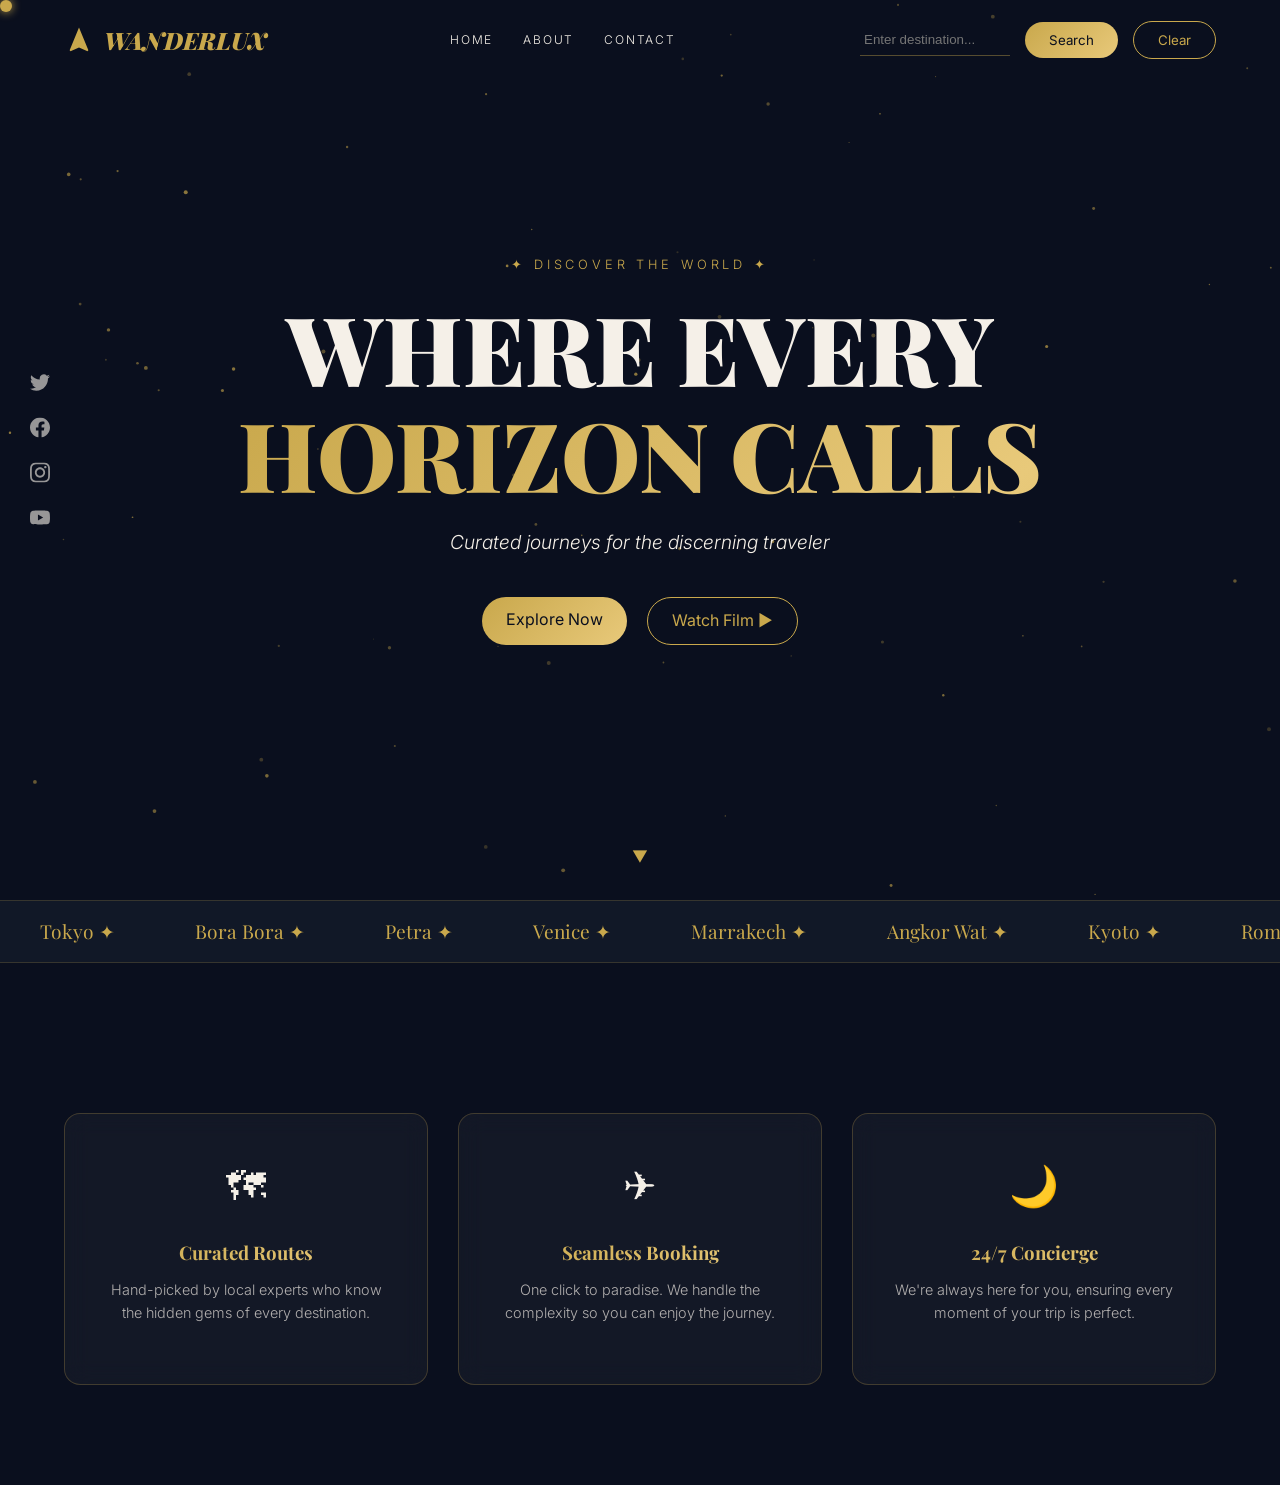
<file: index.html>
<!DOCTYPE html>
<html lang="en">
<head>
  <meta charset="UTF-8">
  <meta name="viewport" content="width=device-width, initial-scale=1.0">
  <title>WANDERLUX | Travel Recommendations</title>
  <link rel="stylesheet" href="style.css">
</head>
<body>

  <!-- Custom Cursor -->
  <div id="cursor"></div>

  <!-- Social Sidebar -->
  <div class="social-sidebar">
    <a href="#" aria-label="Twitter">
      <svg viewBox="0 0 24 24"><path d="M23.953 4.57a10 10 0 01-2.825.775 4.958 4.958 0 002.163-2.723c-.951.555-2.005.959-3.127 1.184a4.92 4.92 0 00-8.384 4.482C7.69 8.095 4.067 6.13 1.64 3.162a4.822 4.822 0 00-.666 2.475c0 1.71.87 3.213 2.188 4.096a4.904 4.904 0 01-2.228-.616v.06a4.923 4.923 0 003.946 4.84 4.996 4.996 0 01-2.212.085 4.936 4.936 0 004.604 3.417 9.867 9.867 0 01-6.102 2.105c-.39 0-.779-.023-1.17-.067a13.995 13.995 0 007.557 2.209c9.053 0 13.998-7.496 13.998-13.985 0-.21 0-.42-.015-.63A9.935 9.935 0 0024 4.59z"/></svg>
    </a>
    <a href="#" aria-label="Facebook">
      <svg viewBox="0 0 24 24"><path d="M24 12.073c0-6.627-5.373-12-12-12s-12 5.373-12 12c0 5.99 4.388 10.954 10.125 11.854V15.47H7.078v-3.397h3.047V9.43c0-3.007 1.791-4.667 4.53-4.667 1.312 0 2.686.235 2.686.235v2.953H15.83c-1.491 0-1.956.925-1.956 1.874v2.25h3.328l-.532 3.397h-2.796v8.457C19.612 23.027 24 18.062 24 12.073z"/></svg>
    </a>
    <a href="#" aria-label="Instagram">
      <svg viewBox="0 0 24 24"><path d="M12 0C8.74 0 8.333.015 7.053.072 5.775.132 4.905.333 4.14.63c-.789.306-1.459.717-2.126 1.384S.935 3.35.63 4.14C.333 4.905.131 5.775.072 7.053.012 8.333 0 8.74 0 12s.015 3.667.072 4.947c.06 1.277.261 2.148.558 2.913.306.788.717 1.459 1.384 2.126.667.666 1.336 1.079 2.126 1.384.766.296 1.636.499 2.913.558C8.333 23.988 8.74 24 12 24s3.667-.015 4.947-.072c1.277-.06 2.148-.262 2.913-.558.788-.306 1.459-.718 2.126-1.384.666-.667 1.079-1.335 1.384-2.126.296-.765.499-1.636.558-2.913.06-1.28.072-1.687.072-4.947s-.015-3.667-.072-4.947c-.06-1.277-.262-2.149-.558-2.913-.306-.789-.718-1.459-1.384-2.126C21.319 1.347 20.651.935 19.86.63c-.765-.297-1.636-.499-2.913-.558C15.667.012 15.26 0 12 0zm0 2.16c3.203 0 3.585.016 4.85.071 1.17.055 1.805.249 2.227.415.562.217.96.477 1.382.896.419.42.679.819.896 1.381.164.422.36 1.057.413 2.227.057 1.266.07 1.646.07 4.85s-.015 3.584-.071 4.85c-.055 1.17-.249 1.805-.415 2.227-.217.562-.477.96-.896 1.382-.42.419-.819.679-1.381.896-.422.164-1.056.36-2.227.413-1.266.057-1.646.07-4.85.07s-3.584-.015-4.85-.071c-1.17-.055-1.805-.249-2.227-.415-.562-.217-.96-.477-1.382-.896-.419-.42-.679-.819-.896-1.381-.164-.422-.36-1.057-.413-2.227-.057-1.266-.07-1.646-.07-4.85s.015-3.584.071-4.85c.055-1.17.249-1.805.415-2.227.217-.562.477-.96.896-1.382.42-.419.819-.679 1.381-.896.422-.164 1.057-.36 2.227-.413 1.266-.057 1.646-.07 4.85-.07zm0 3.678c-3.405 0-6.162 2.757-6.162 6.162 0 3.405 2.757 6.162 6.162 6.162 3.405 0 6.162-2.757 6.162-6.162 0-3.405-2.757-6.162-6.162-6.162zM12 16c-2.21 0-4-1.79-4-4s1.79-4 4-4 4 1.79 4 4-1.79 4-4 4zm7.846-10.405c0 .795-.646 1.44-1.44 1.44-.795 0-1.44-.645-1.44-1.44 0-.795.645-1.44 1.44-1.44.795 0 1.44.645 1.44 1.44z"/></svg>
    </a>
    <a href="#" aria-label="YouTube">
      <svg viewBox="0 0 24 24"><path d="M23.498 6.186a3.016 3.016 0 00-2.122-2.136C19.505 3.545 12 3.545 12 3.545s-7.505 0-9.377.505A3.017 3.017 0 00.502 6.186C0 8.07 0 12 0 12s0 3.93.502 5.814a3.016 3.016 0 002.122 2.136c1.871.505 9.376.505 9.376.505s7.505 0 9.377-.505a3.015 3.015 0 002.122-2.136C24 15.93 24 12 24 12s0-3.93-.502-5.814zM9.545 15.568V8.432L15.818 12l-6.273 3.568z"/></svg>
    </a>
  </div>

  <!-- Navbar -->
  <nav class="navbar">
    <a href="index.html" class="logo">
      <svg viewBox="0 0 24 24" xmlns="http://www.w3.org/2000/svg">
        <path d="M12 2L4.5 20.29L5.21 21L12 18L18.79 21L19.5 20.29L12 2Z"/>
      </svg>
      WANDERLUX
    </a>
    <div class="nav-links">
      <a href="index.html">Home</a>
      <a href="about.html">About</a>
      <a href="contact.html">Contact</a>
    </div>
    <div class="nav-search">
      <input type="text" id="searchInput" class="search-input" placeholder="Enter destination...">
      <button id="searchBtn" class="btn btn-gold">Search</button>
      <button id="clearBtn" class="btn btn-ghost">Clear</button>
    </div>
  </nav>

  <!-- Hero Section -->
  <section class="hero">
    <div class="hero-bg"></div>
    <canvas id="hero-canvas"></canvas>
    <div class="hero-content">
      <span class="hero-label fade-in">✦ DISCOVER THE WORLD ✦</span>
      <h1 class="fade-in">
        <span>WHERE EVERY</span>
        <span class="gold-text">HORIZON CALLS</span>
      </h1>
      <p class="hero-subtext fade-in">Curated journeys for the discerning traveler</p>
      <div class="hero-btns fade-in">
        <a href="#resultsSection" class="btn btn-gold">Explore Now</a>
        <a href="#" class="btn btn-ghost">Watch Film ▶</a>
      </div>
    </div>
    <div class="scroll-indicator">
      <span>▼</span>
    </div>
  </section>

  <!-- Marquee Strip -->
  <div class="marquee">
    <div class="marquee-track">
      <span class="marquee-item">Tokyo ✦</span>
      <span class="marquee-item">Bora Bora ✦</span>
      <span class="marquee-item">Petra ✦</span>
      <span class="marquee-item">Venice ✦</span>
      <span class="marquee-item">Marrakech ✦</span>
      <span class="marquee-item">Angkor Wat ✦</span>
      <span class="marquee-item">Kyoto ✦</span>
      <span class="marquee-item">Rome ✦</span>
      <span class="marquee-item">Chefchaouen ✦</span>
      <span class="marquee-item">Phi Phi Islands ✦</span>
      <!-- Duplicate for infinite effect -->
      <span class="marquee-item">Tokyo ✦</span>
      <span class="marquee-item">Bora Bora ✦</span>
      <span class="marquee-item">Petra ✦</span>
      <span class="marquee-item">Venice ✦</span>
      <span class="marquee-item">Marrakech ✦</span>
      <span class="marquee-item">Angkor Wat ✦</span>
      <span class="marquee-item">Kyoto ✦</span>
      <span class="marquee-item">Rome ✦</span>
      <span class="marquee-item">Chefchaouen ✦</span>
      <span class="marquee-item">Phi Phi Islands ✦</span>
    </div>
  </div>

  <!-- Search Results Section -->
  <section id="resultsSection" class="section" style="display: none;">
    <h2 class="section-title gold-text">— Search Results —</h2>
    <div id="resultsGrid" class="grid">
      <!-- Cards will be injected here via JS -->
    </div>
  </section>

  <!-- Features Strip -->
  <section class="section">
    <div class="features-grid">
      <div class="feature-box card fade-in">
        <span class="feature-icon">🗺</span>
        <h3 class="gold-text">Curated Routes</h3>
        <p>Hand-picked by local experts who know the hidden gems of every destination.</p>
      </div>
      <div class="feature-box card fade-in">
        <span class="feature-icon">✈</span>
        <h3 class="gold-text">Seamless Booking</h3>
        <p>One click to paradise. We handle the complexity so you can enjoy the journey.</p>
      </div>
      <div class="feature-box card fade-in">
        <span class="feature-icon">🌙</span>
        <h3 class="gold-text">24/7 Concierge</h3>
        <p>We're always here for you, ensuring every moment of your trip is perfect.</p>
      </div>
    </div>
  </section>

  <script src="travel_recommendation.js"></script>
</body>
</html>
</file>
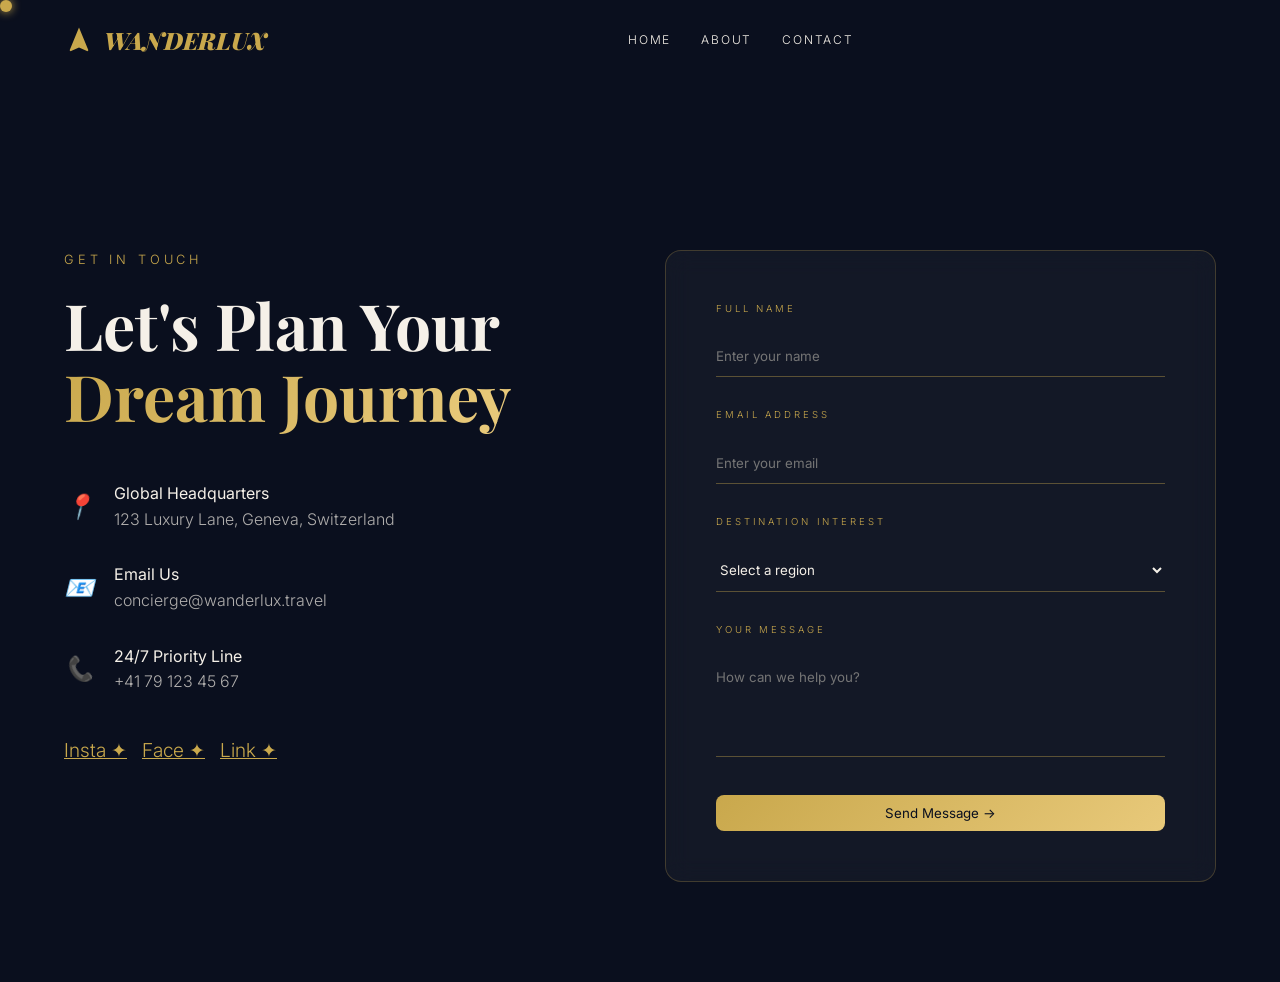
<file: contact.html>
<!DOCTYPE html>
<html lang="en">
<head>
  <meta charset="UTF-8">
  <meta name="viewport" content="width=device-width, initial-scale=1.0">
  <title>Contact Us | WANDERLUX</title>
  <link rel="stylesheet" href="style.css">
</head>
<body>

  <div id="cursor"></div>

  <!-- Social Sidebar -->
  <!-- <div class="social-sidebar">
    <a href="#" aria-label="Twitter">
      <svg viewBox="0 0 24 24"><path d="M23.953 4.57a10 10 0 01-2.825.775 4.958 4.958 0 002.163-2.723c-.951.555-2.005.959-3.127 1.184a4.92 4.92 0 00-8.384 4.482C7.69 8.095 4.067 6.13 1.64 3.162a4.822 4.822 0 00-.666 2.475c0 1.71.87 3.213 2.188 4.096a4.904 4.904 0 01-2.228-.616v.06a4.923 4.923 0 003.946 4.84 4.996 4.996 0 01-2.212.085 4.936 4.936 0 004.604 3.417 9.867 9.867 0 01-6.102 2.105c-.39 0-.779-.023-1.17-.067a13.995 13.995 0 007.557 2.209c9.053 0 13.998-7.496 13.998-13.985 0-.21 0-.42-.015-.63A9.935 9.935 0 0024 4.59z"/></svg>
    </a>
    <a href="#" aria-label="Facebook">
      <svg viewBox="0 0 24 24"><path d="M24 12.073c0-6.627-5.373-12-12-12s-12 5.373-12 12c0 5.99 4.388 10.954 10.125 11.854V15.47H7.078v-3.397h3.047V9.43c0-3.007 1.791-4.667 4.53-4.667 1.312 0 2.686.235 2.686.235v2.953H15.83c-1.491 0-1.956.925-1.956 1.874v2.25h3.328l-.532 3.397h-2.796v8.457C19.612 23.027 24 18.062 24 12.073z"/></svg>
    </a>
    <a href="#" aria-label="Instagram">
      <svg viewBox="0 0 24 24"><path d="M12 0C8.74 0 8.333.015 7.053.072 5.775.132 4.905.333 4.14.63c-.789.306-1.459.717-2.126 1.384S.935 3.35.63 4.14C.333 4.905.131 5.775.072 7.053.012 8.333 0 8.74 0 12s.015 3.667.072 4.947c.06 1.277.261 2.148.558 2.913.306.788.717 1.459 1.384 2.126.667.666 1.336 1.079 2.126 1.384.766.296 1.636.499 2.913.558C8.333 23.988 8.74 24 12 24s3.667-.015 4.947-.072c1.277-.06 2.148-.262 2.913-.558.788-.306 1.459-.718 2.126-1.384.666-.667 1.079-1.335 1.384-2.126.296-.765.499-1.636.558-2.913.06-1.28.072-1.687.072-4.947s-.015-3.667-.072-4.947c-.06-1.277-.262-2.149-.558-2.913-.306-.789-.718-1.459-1.384-2.126C21.319 1.347 20.651.935 19.86.63c-.765-.297-1.636-.499-2.913-.558C15.667.012 15.26 0 12 0zm0 2.16c3.203 0 3.585.016 4.85.071 1.17.055 1.805.249 2.227.415.562.217.96.477 1.382.896.419.42.679.819.896 1.381.164.422.36 1.057.413 2.227.057 1.266.07 1.646.07 4.85s-.015 3.584-.071 4.85c-.055 1.17-.249 1.805-.415 2.227-.217.562-.477.96-.896 1.382-.42.419-.819.679-1.381.896-.422.164-1.056.36-2.227.413-1.266.057-1.646.07-4.85.07s-3.584-.015-4.85-.071c-1.17-.055-1.805-.249-2.227-.415-.562-.217-.96-.477-1.382-.896-.419-.42-.679-.819-.896-1.381-.164-.422-.36-1.057-.413-2.227-.057-1.266-.07-1.646-.07-4.85s.015-3.584.071-4.85c.055-1.17.249-1.805.415-2.227.217-.562.477-.96.896-1.382.42-.419.819-.679 1.381-.896.422-.164 1.057-.36 2.227-.413 1.266-.057 1.646-.07 4.85-.07zm0 3.678c-3.405 0-6.162 2.757-6.162 6.162 0 3.405 2.757 6.162 6.162 6.162 3.405 0 6.162-2.757 6.162-6.162 0-3.405-2.757-6.162-6.162-6.162zM12 16c-2.21 0-4-1.79-4-4s1.79-4 4-4 4 1.79 4 4-1.79 4-4 4zm7.846-10.405c0 .795-.646 1.44-1.44 1.44-.795 0-1.44-.645-1.44-1.44 0-.795.645-1.44 1.44-1.44.795 0 1.44.645 1.44 1.44z"/></svg>
    </a>
    <a href="#" aria-label="YouTube">
      <svg viewBox="0 0 24 24"><path d="M23.498 6.186a3.016 3.016 0 00-2.122-2.136C19.505 3.545 12 3.545 12 3.545s-7.505 0-9.377.505A3.017 3.017 0 00.502 6.186C0 8.07 0 12 0 12s0 3.93.502 5.814a3.016 3.016 0 002.122 2.136c1.871.505 9.376.505 9.376.505s7.505 0 9.377-.505a3.015 3.015 0 002.122-2.136C24 15.93 24 12 24 12s0-3.93-.502-5.814zM9.545 15.568V8.432L15.818 12l-6.273 3.568z"/></svg>
    </a>
  </div> -->

  <!-- Navbar (No Search) -->
  <nav class="navbar">
    <a href="index.html" class="logo">
      <svg viewBox="0 0 24 24" xmlns="http://www.w3.org/2000/svg">
        <path d="M12 2L4.5 20.29L5.21 21L12 18L18.79 21L19.5 20.29L12 2Z"/>
      </svg>
      WANDERLUX
    </a>
    <div class="nav-links">
      <a href="index.html">Home</a>
      <a href="about.html">About</a>
      <a href="contact.html">Contact</a>
    </div>
    <div></div> <!-- Empty div for spacing -->
  </nav>

  <section class="section">
    <div class="contact-container">
      <div class="contact-info fade-in">
        <span class="hero-label">GET IN TOUCH</span>
        <h2>
          <span>Let's Plan Your</span><br>
          <span class="gold-text">Dream Journey</span>
        </h2>
        
        <div class="contact-details">
          <div class="contact-item">
            <i>📍</i>
            <div>
              <p style="font-weight: 400;">Global Headquarters</p>
              <p style="opacity: 0.7;">123 Luxury Lane, Geneva, Switzerland</p>
            </div>
          </div>
          <div class="contact-item">
            <i>📧</i>
            <div>
              <p style="font-weight: 400;">Email Us</p>
              <p style="opacity: 0.7;">concierge@wanderlux.travel</p>
            </div>
          </div>
          <div class="contact-item">
            <i>📞</i>
            <div>
              <p style="font-weight: 400;">24/7 Priority Line</p>
              <p style="opacity: 0.7;">+41 79 123 45 67</p>
            </div>
          </div>
        </div>

        <div class="social-links" style="justify-content: flex-start; margin-top: 40px; font-size: 1.5rem;">
          <a href="#">Insta ✦</a>
          <a href="#">Face ✦</a>
          <a href="#">Link ✦</a>
        </div>
      </div>

      <div class="card contact-form fade-in">
        <form>
          <div class="form-group">
            <label class="hero-label" style="font-size: 0.6rem;">Full Name</label>
            <input type="text" class="form-input" placeholder="Enter your name">
          </div>
          <div class="form-group">
            <label class="hero-label" style="font-size: 0.6rem;">Email Address</label>
            <input type="email" class="form-input" placeholder="Enter your email">
          </div>
          <div class="form-group">
            <label class="hero-label" style="font-size: 0.6rem;">Destination Interest</label>
            <select class="form-input">
              <option value="">Select a region</option>
              <option value="japan">Japan & East Asia</option>
              <option value="italy">Italy & Europe</option>
              <option value="morocco">Morocco & North Africa</option>
              <option value="beaches">Private Islands</option>
              <option value="temples">Historical Sites</option>
            </select>
          </div>
          <div class="form-group">
            <label class="hero-label" style="font-size: 0.6rem;">Your Message</label>
            <textarea class="form-input" placeholder="How can we help you?"></textarea>
          </div>
          <button type="submit" class="btn btn-gold" style="width: 100%; border-radius: 8px;">Send Message →</button>
        </form>
      </div>
    </div>
  </section>

  <script src="travel_recommendation.js"></script>
</body>
</html>
</file>
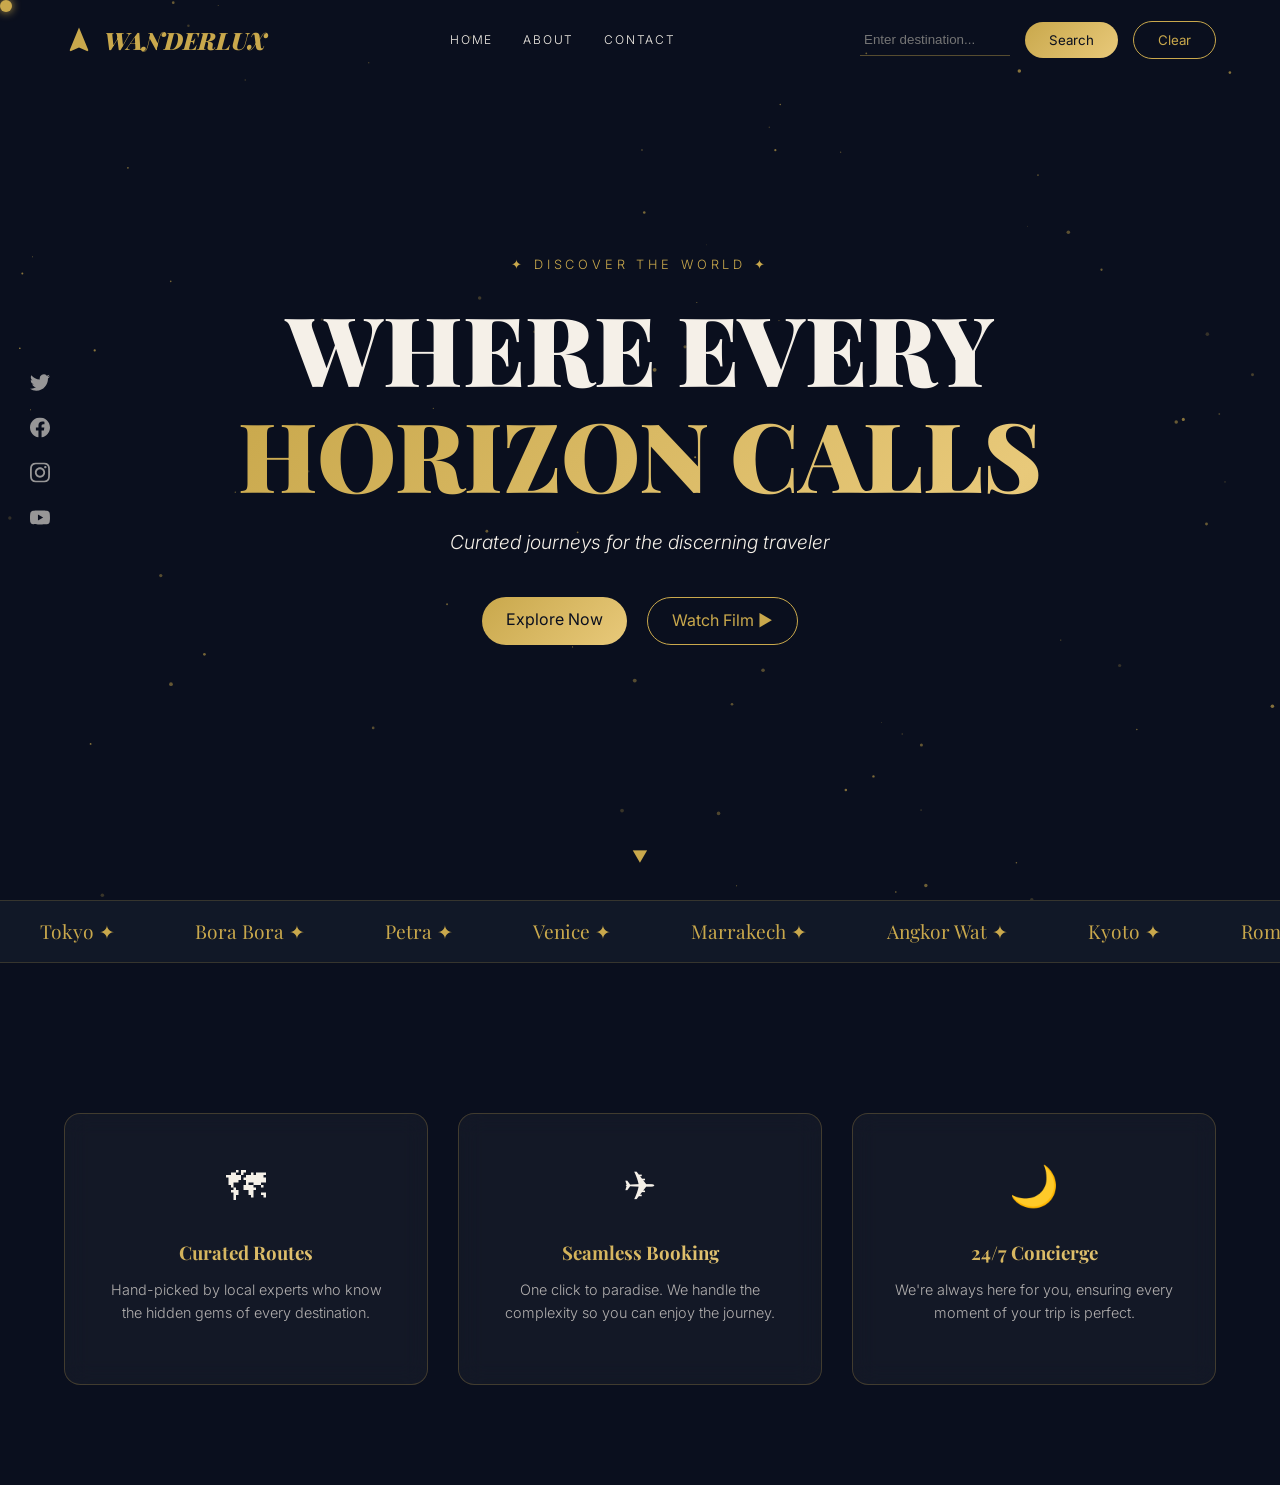
<file: travel_recommendation.html>
<!DOCTYPE html>
<html lang="en">
<head>
  <meta charset="UTF-8">
  <meta name="viewport" content="width=device-width, initial-scale=1.0">
  <title>WANDERLUX | Travel Recommendations</title>
  <link rel="stylesheet" href="style.css">
</head>
<body>

  <!-- Custom Cursor -->
  <div id="cursor"></div>

  <!-- Social Sidebar -->
  <div class="social-sidebar">
    <a href="#" aria-label="Twitter">
      <svg viewBox="0 0 24 24"><path d="M23.953 4.57a10 10 0 01-2.825.775 4.958 4.958 0 002.163-2.723c-.951.555-2.005.959-3.127 1.184a4.92 4.92 0 00-8.384 4.482C7.69 8.095 4.067 6.13 1.64 3.162a4.822 4.822 0 00-.666 2.475c0 1.71.87 3.213 2.188 4.096a4.904 4.904 0 01-2.228-.616v.06a4.923 4.923 0 003.946 4.84 4.996 4.996 0 01-2.212.085 4.936 4.936 0 004.604 3.417 9.867 9.867 0 01-6.102 2.105c-.39 0-.779-.023-1.17-.067a13.995 13.995 0 007.557 2.209c9.053 0 13.998-7.496 13.998-13.985 0-.21 0-.42-.015-.63A9.935 9.935 0 0024 4.59z"/></svg>
    </a>
    <a href="#" aria-label="Facebook">
      <svg viewBox="0 0 24 24"><path d="M24 12.073c0-6.627-5.373-12-12-12s-12 5.373-12 12c0 5.99 4.388 10.954 10.125 11.854V15.47H7.078v-3.397h3.047V9.43c0-3.007 1.791-4.667 4.53-4.667 1.312 0 2.686.235 2.686.235v2.953H15.83c-1.491 0-1.956.925-1.956 1.874v2.25h3.328l-.532 3.397h-2.796v8.457C19.612 23.027 24 18.062 24 12.073z"/></svg>
    </a>
    <a href="#" aria-label="Instagram">
      <svg viewBox="0 0 24 24"><path d="M12 0C8.74 0 8.333.015 7.053.072 5.775.132 4.905.333 4.14.63c-.789.306-1.459.717-2.126 1.384S.935 3.35.63 4.14C.333 4.905.131 5.775.072 7.053.012 8.333 0 8.74 0 12s.015 3.667.072 4.947c.06 1.277.261 2.148.558 2.913.306.788.717 1.459 1.384 2.126.667.666 1.336 1.079 2.126 1.384.766.296 1.636.499 2.913.558C8.333 23.988 8.74 24 12 24s3.667-.015 4.947-.072c1.277-.06 2.148-.262 2.913-.558.788-.306 1.459-.718 2.126-1.384.666-.667 1.079-1.335 1.384-2.126.296-.765.499-1.636.558-2.913.06-1.28.072-1.687.072-4.947s-.015-3.667-.072-4.947c-.06-1.277-.262-2.149-.558-2.913-.306-.789-.718-1.459-1.384-2.126C21.319 1.347 20.651.935 19.86.63c-.765-.297-1.636-.499-2.913-.558C15.667.012 15.26 0 12 0zm0 2.16c3.203 0 3.585.016 4.85.071 1.17.055 1.805.249 2.227.415.562.217.96.477 1.382.896.419.42.679.819.896 1.381.164.422.36 1.057.413 2.227.057 1.266.07 1.646.07 4.85s-.015 3.584-.071 4.85c-.055 1.17-.249 1.805-.415 2.227-.217.562-.477.96-.896 1.382-.42.419-.819.679-1.381.896-.422.164-1.056.36-2.227.413-1.266.057-1.646.07-4.85.07s-3.584-.015-4.85-.071c-1.17-.055-1.805-.249-2.227-.415-.562-.217-.96-.477-1.382-.896-.419-.42-.679-.819-.896-1.381-.164-.422-.36-1.057-.413-2.227-.057-1.266-.07-1.646-.07-4.85s.015-3.584.071-4.85c.055-1.17.249-1.805.415-2.227.217-.562.477-.96.896-1.382.42-.419.819-.679 1.381-.896.422-.164 1.057-.36 2.227-.413 1.266-.057 1.646-.07 4.85-.07zm0 3.678c-3.405 0-6.162 2.757-6.162 6.162 0 3.405 2.757 6.162 6.162 6.162 3.405 0 6.162-2.757 6.162-6.162 0-3.405-2.757-6.162-6.162-6.162zM12 16c-2.21 0-4-1.79-4-4s1.79-4 4-4 4 1.79 4 4-1.79 4-4 4zm7.846-10.405c0 .795-.646 1.44-1.44 1.44-.795 0-1.44-.645-1.44-1.44 0-.795.645-1.44 1.44-1.44.795 0 1.44.645 1.44 1.44z"/></svg>
    </a>
    <a href="#" aria-label="YouTube">
      <svg viewBox="0 0 24 24"><path d="M23.498 6.186a3.016 3.016 0 00-2.122-2.136C19.505 3.545 12 3.545 12 3.545s-7.505 0-9.377.505A3.017 3.017 0 00.502 6.186C0 8.07 0 12 0 12s0 3.93.502 5.814a3.016 3.016 0 002.122 2.136c1.871.505 9.376.505 9.376.505s7.505 0 9.377-.505a3.015 3.015 0 002.122-2.136C24 15.93 24 12 24 12s0-3.93-.502-5.814zM9.545 15.568V8.432L15.818 12l-6.273 3.568z"/></svg>
    </a>
  </div>

  <!-- Navbar -->
  <nav class="navbar">
    <a href="travel_recommendation.html" class="logo">
      <svg viewBox="0 0 24 24" xmlns="http://www.w3.org/2000/svg">
        <path d="M12 2L4.5 20.29L5.21 21L12 18L18.79 21L19.5 20.29L12 2Z"/>
      </svg>
      WANDERLUX
    </a>
    <div class="nav-links">
      <a href="travel_recommendation.html">Home</a>
      <a href="about.html">About</a>
      <a href="contact.html">Contact</a>
    </div>
    <div class="nav-search">
      <input type="text" id="searchInput" class="search-input" placeholder="Enter destination...">
      <button id="searchBtn" class="btn btn-gold">Search</button>
      <button id="clearBtn" class="btn btn-ghost">Clear</button>
    </div>
  </nav>

  <!-- Hero Section -->
  <section class="hero">
    <div class="hero-bg"></div>
    <canvas id="hero-canvas"></canvas>
    <div class="hero-content">
      <span class="hero-label fade-in">✦ DISCOVER THE WORLD ✦</span>
      <h1 class="fade-in">
        <span>WHERE EVERY</span>
        <span class="gold-text">HORIZON CALLS</span>
      </h1>
      <p class="hero-subtext fade-in">Curated journeys for the discerning traveler</p>
      <div class="hero-btns fade-in">
        <a href="#resultsSection" class="btn btn-gold">Explore Now</a>
        <a href="#" class="btn btn-ghost">Watch Film ▶</a>
      </div>
    </div>
    <div class="scroll-indicator">
      <span>▼</span>
    </div>
  </section>

  <!-- Marquee Strip -->
  <div class="marquee">
    <div class="marquee-track">
      <span class="marquee-item">Tokyo ✦</span>
      <span class="marquee-item">Bora Bora ✦</span>
      <span class="marquee-item">Petra ✦</span>
      <span class="marquee-item">Venice ✦</span>
      <span class="marquee-item">Marrakech ✦</span>
      <span class="marquee-item">Angkor Wat ✦</span>
      <span class="marquee-item">Kyoto ✦</span>
      <span class="marquee-item">Rome ✦</span>
      <span class="marquee-item">Chefchaouen ✦</span>
      <span class="marquee-item">Phi Phi Islands ✦</span>
      <!-- Duplicate for infinite effect -->
      <span class="marquee-item">Tokyo ✦</span>
      <span class="marquee-item">Bora Bora ✦</span>
      <span class="marquee-item">Petra ✦</span>
      <span class="marquee-item">Venice ✦</span>
      <span class="marquee-item">Marrakech ✦</span>
      <span class="marquee-item">Angkor Wat ✦</span>
      <span class="marquee-item">Kyoto ✦</span>
      <span class="marquee-item">Rome ✦</span>
      <span class="marquee-item">Chefchaouen ✦</span>
      <span class="marquee-item">Phi Phi Islands ✦</span>
    </div>
  </div>

  <!-- Search Results Section -->
  <section id="resultsSection" class="section" style="display: none;">
    <h2 class="section-title gold-text">— Search Results —</h2>
    <div id="resultsGrid" class="grid">
      <!-- Cards will be injected here via JS -->
    </div>
  </section>

  <!-- Features Strip -->
  <section class="section">
    <div class="features-grid">
      <div class="feature-box card fade-in">
        <span class="feature-icon">🗺</span>
        <h3 class="gold-text">Curated Routes</h3>
        <p>Hand-picked by local experts who know the hidden gems of every destination.</p>
      </div>
      <div class="feature-box card fade-in">
        <span class="feature-icon">✈</span>
        <h3 class="gold-text">Seamless Booking</h3>
        <p>One click to paradise. We handle the complexity so you can enjoy the journey.</p>
      </div>
      <div class="feature-box card fade-in">
        <span class="feature-icon">🌙</span>
        <h3 class="gold-text">24/7 Concierge</h3>
        <p>We're always here for you, ensuring every moment of your trip is perfect.</p>
      </div>
    </div>
  </section>

  <script src="travel_recommendation.js"></script>
</body>
</html>
</file>
<file: style.css>
@import url('https://fonts.googleapis.com/css2?family=Playfair+Display:ital,wght@0,700;0,900;1,700;1,900&family=Inter:wght@300;400&display=swap');

:root {
  --bg-primary: #0a0f1e;
  --bg-secondary: #111827;
  --gold: #c9a84c;
  --gold-light: #e8c97a;
  --cream: #f5f0e8;
  --glass-bg: rgba(255, 255, 255, 0.04);
  --glass-border: rgba(201, 168, 76, 0.25);
  --nav-height: 80px;
}

* {
  margin: 0;
  padding: 0;
  box-sizing: border-box;
}

body {
  background-color: var(--bg-primary);
  color: var(--cream);
  font-family: 'Inter', sans-serif;
  font-weight: 300;
  line-height: 1.6;
  overflow-x: hidden;
}

h1, h2, h3, h4, .logo {
  font-family: 'Playfair Display', serif;
}

/* Scrollbar */
::-webkit-scrollbar {
  width: 6px;
}
::-webkit-scrollbar-track {
  background: var(--bg-primary);
}
::-webkit-scrollbar-thumb {
  background: var(--gold);
  border-radius: 3px;
}

/* Navbar */
.navbar {
  position: fixed;
  top: 0;
  width: 100%;
  height: var(--nav-height);
  display: flex;
  justify-content: space-between;
  align-items: center;
  padding: 0 5%;
  z-index: 1000;
  transition: all 0.4s ease;
}

.navbar.scrolled {
  background: rgba(10, 15, 30, 0.85);
  backdrop-filter: blur(20px);
  border-bottom: 1px solid rgba(201, 168, 76, 0.15);
  height: 70px;
}

.logo {
  display: flex;
  align-items: center;
  gap: 10px;
  font-size: 1.5rem;
  font-weight: 900;
  font-style: italic;
  color: var(--gold);
  text-decoration: none;
}

.logo svg {
  width: 30px;
  height: 30px;
  fill: var(--gold);
}

.nav-links {
  display: flex;
  gap: 30px;
}

.nav-links a {
  color: var(--cream);
  text-decoration: none;
  font-size: 0.75rem;
  text-transform: uppercase;
  letter-spacing: 0.15em;
  transition: color 0.3s;
}

.nav-links a:hover {
  color: var(--gold);
}

.nav-search {
  display: flex;
  align-items: center;
  gap: 15px;
}

.search-input {
  background: transparent;
  border: none;
  border-bottom: 1px solid rgba(201, 168, 76, 0.4);
  color: var(--cream);
  padding: 8px 4px;
  outline: none;
  width: 150px;
  transition: all 0.3s;
}

.search-input:focus {
  border-bottom-color: var(--gold);
  width: 200px;
}

.btn {
  padding: 10px 24px;
  border-radius: 50px;
  border: none;
  cursor: pointer;
  font-family: 'Inter', sans-serif;
  font-weight: 400;
  transition: all 0.3s ease;
  text-decoration: none;
  display: inline-block;
}

.btn-gold {
  background: linear-gradient(135deg, var(--gold), var(--gold-light));
  color: var(--bg-primary);
}

.btn-gold:hover {
  transform: scale(1.05);
  box-shadow: 0 0 20px rgba(201, 168, 76, 0.4);
}

.btn-ghost {
  background: transparent;
  border: 1px solid var(--gold);
  color: var(--gold);
}

.btn-ghost:hover {
  background: rgba(201, 168, 76, 0.1);
}

/* Hero Section */
.hero {
  position: relative;
  height: 100vh;
  width: 100%;
  display: flex;
  align-items: center;
  justify-content: center;
  overflow: hidden;
  text-align: center;
}

.hero-bg {
  position: absolute;
  top: 0;
  left: 0;
  width: 100%;
  height: 100%;
  background: linear-gradient(rgba(10, 15, 30, 0.6), rgba(10, 15, 30, 0.6)), 
              url('https://images.unsplash.com/photo-1476514525535-07fb3b4ae5f1?w=1600');
  background-size: cover;
  background-position: center;
  z-index: -2;
}

#hero-canvas {
  position: absolute;
  top: 0;
  left: 0;
  z-index: -1;
}

.hero-content {
  max-width: 900px;
  z-index: 1;
  padding: 0 20px;
}

.hero-label {
  color: var(--gold);
  text-transform: uppercase;
  letter-spacing: 0.3em;
  font-size: 0.8rem;
  margin-bottom: 20px;
  display: block;
}

.hero h1 {
  font-size: 6rem;
  font-weight: 900;
  line-height: 1.1;
  margin-bottom: 20px;
}

.hero h1 span {
  display: block;
}

.gold-text {
  background: linear-gradient(135deg, #c9a84c, #e8c97a, #c9a84c);
  -webkit-background-clip: text;
  background-clip: text;
  -webkit-text-fill-color: transparent;
  background-size: 200% auto;
  animation: shimmer 3s linear infinite;
}

@keyframes shimmer {
  to { background-position: 200% center; }
}

.hero-subtext {
  font-style: italic;
  font-size: 1.2rem;
  margin-bottom: 40px;
  opacity: 0.8;
}

.hero-btns {
  display: flex;
  gap: 20px;
  justify-content: center;
}

.scroll-indicator {
  position: absolute;
  bottom: 30px;
  left: 50%;
  transform: translateX(-50%);
  animation: bounce 2s infinite;
  color: var(--gold);
}

@keyframes bounce {
  0%, 20%, 50%, 80%, 100% { transform: translateY(0) translateX(-50%); }
  40% { transform: translateY(-10px) translateX(-50%); }
  60% { transform: translateY(-5px) translateX(-50%); }
}

/* Marquee */
.marquee {
  background: var(--bg-secondary);
  border-top: 1px solid rgba(201, 168, 76, 0.2);
  border-bottom: 1px solid rgba(201, 168, 76, 0.2);
  padding: 15px 0;
  overflow: hidden;
}

.marquee-track {
  display: flex;
  width: max-content;
  animation: marquee 25s linear infinite;
}

.marquee-item {
  font-family: 'Playfair Display', serif;
  font-size: 1.2rem;
  color: var(--gold);
  margin: 0 40px;
  white-space: nowrap;
}

@keyframes marquee {
  from { transform: translateX(0); }
  to { transform: translateX(-50%); }
}

/* Cards Section */
.section {
  padding: 100px 5%;
}

.section-title {
  text-align: center;
  font-size: 3rem;
  margin-bottom: 60px;
}

.grid {
  display: grid;
  grid-template-columns: repeat(auto-fill, minmax(350px, 1fr));
  gap: 30px;
}

.card {
  background: var(--glass-bg);
  border: 1px solid var(--glass-border);
  backdrop-filter: blur(12px);
  border-radius: 16px;
  overflow: hidden;
  transition: all 0.3s ease;
  display: flex;
  flex-direction: column;
}

.card:hover {
  transform: translateY(-8px);
  border-color: rgba(201, 168, 76, 0.6);
  box-shadow: 0 20px 60px rgba(201, 168, 76, 0.12);
}

.card-img {
  width: 100%;
  height: 220px;
  object-fit: cover;
  border-bottom: 3px solid var(--gold);
}

.card-body {
  padding: 24px;
  flex-grow: 1;
}

.time-badge {
  display: inline-block;
  padding: 4px 12px;
  border: 1px solid var(--gold);
  border-radius: 50px;
  font-size: 0.7rem;
  color: var(--gold);
  margin-bottom: 15px;
}

.card h3 {
  margin-bottom: 10px;
}

.card p {
  font-size: 0.9rem;
  color: rgba(245, 240, 232, 0.7);
  margin-bottom: 20px;
}

.explore-link {
  color: var(--gold);
  text-decoration: none;
  font-weight: 400;
  display: inline-block;
  transition: gap 0.3s;
}

.explore-link:hover {
  text-decoration: underline;
}

/* Features */
.features-grid {
  display: grid;
  grid-template-columns: repeat(3, 1fr);
  gap: 30px;
  margin-top: 50px;
}

.feature-box {
  text-align: center;
  padding: 40px;
  background: var(--glass-bg);
  border: 1px solid var(--glass-border);
  border-radius: 16px;
}

.feature-icon {
  font-size: 2.5rem;
  margin-bottom: 20px;
  display: block;
}

/* Custom Cursor */
#cursor {
  width: 12px;
  height: 12px;
  background-color: var(--gold);
  border-radius: 50%;
  position: fixed;
  pointer-events: none;
  z-index: 9999;
  transition: transform 0.1s ease;
  box-shadow: 0 0 10px var(--gold);
}

/* Fade In Animation */
.fade-in {
  opacity: 0;
  transform: translateY(30px);
  transition: opacity 0.7s ease, transform 0.7s ease;
}

.fade-in.visible {
  opacity: 1;
  transform: translateY(0);
}

/* About Page Specific */
.about-hero {
  display: flex;
  min-height: 80vh;
}

.about-text {
  flex: 0 0 60%;
  padding: 150px 5% 100px;
}

.about-images {
  flex: 0 0 40%;
  padding: 100px 5% 50px;
  display: flex;
  flex-direction: column;
  gap: 20px;
}

.about-images img {
  width: 100%;
  height: 300px;
  object-fit: cover;
  border-radius: 10px;
  border: 1px solid var(--glass-border);
}

.hr-gold {
  width: 80px;
  height: 2px;
  background-color: var(--gold);
  border: none;
  margin: 30px 0;
}

.stats-row {
  display: flex;
  gap: 20px;
  font-size: 0.9rem;
  color: var(--gold);
  flex-wrap: wrap;
}

/* Team Section */
.team-card {
  text-align: center;
  padding: 40px 20px;
}

.team-avatar {
  width: 120px;
  height: 120px;
  border-radius: 50%;
  border: 3px solid var(--gold);
  margin: 0 auto 20px;
  object-fit: cover;
}

.team-role {
  color: var(--gold);
  text-transform: uppercase;
  font-size: 0.7rem;
  letter-spacing: 0.1em;
  margin-bottom: 10px;
  display: block;
}

.social-links {
  margin-top: 15px;
  display: flex;
  justify-content: center;
  gap: 15px;
}

.social-links a {
  color: var(--gold);
  font-size: 1.2rem;
  transition: transform 0.3s;
}

.social-links a:hover {
  transform: scale(1.2);
}

/* Contact Page Specific */
.contact-container {
  display: grid;
  grid-template-columns: 1fr 1fr;
  gap: 50px;
  padding-top: 150px;
}

.contact-info h2 {
  font-size: 4rem;
  line-height: 1.1;
  margin: 20px 0;
}

.contact-details {
  margin-top: 50px;
}

.contact-item {
  display: flex;
  align-items: center;
  gap: 20px;
  margin-bottom: 30px;
}

.contact-item i {
  font-size: 1.5rem;
  color: var(--gold);
}

.contact-form {
  padding: 50px;
}

.form-group {
  margin-bottom: 30px;
}

.form-input {
  width: 100%;
  background: transparent;
  border: none;
  border-bottom: 1px solid rgba(201, 168, 76, 0.4);
  color: var(--cream);
  padding: 12px 0;
  outline: none;
  font-family: 'Inter', sans-serif;
  transition: border-color 0.3s;
}

.form-input:focus {
  border-bottom-color: var(--gold);
}

select.form-input option {
  background: var(--bg-primary);
  color: var(--cream);
}

textarea.form-input {
  resize: none;
  height: 100px;
}

/* Social Sidebar */
.social-sidebar {
  position: fixed;
  left: 30px;
  top: 50%;
  transform: translateY(-50%);
  display: flex;
  flex-direction: column;
  gap: 25px;
  z-index: 100;
}

.social-sidebar a {
  color: var(--cream);
  font-size: 1.2rem;
  opacity: 0.6;
  transition: all 0.3s ease;
  display: flex;
  align-items: center;
  justify-content: center;
}

.social-sidebar a:hover {
  opacity: 1;
  color: var(--gold);
  transform: scale(1.2);
}

.social-sidebar svg {
  width: 20px;
  height: 20px;
  fill: currentColor;
}

/* Responsiveness */
@media (max-width: 1024px) {
  .hero h1 { font-size: 4rem; }
  .contact-container { grid-template-columns: 1fr; }
  .about-hero { flex-direction: column; }
  .about-text, .about-images { flex: 0 0 100%; }
  .social-sidebar { left: 15px; }
}

@media (max-width: 768px) {
  .navbar { padding: 0 20px; }
  .nav-links { display: none; }
  .features-grid { grid-template-columns: 1fr; }
  .hero h1 { font-size: 3rem; }
  .section-title { font-size: 2rem; }
  .social-sidebar { display: none; }
}
</file>
